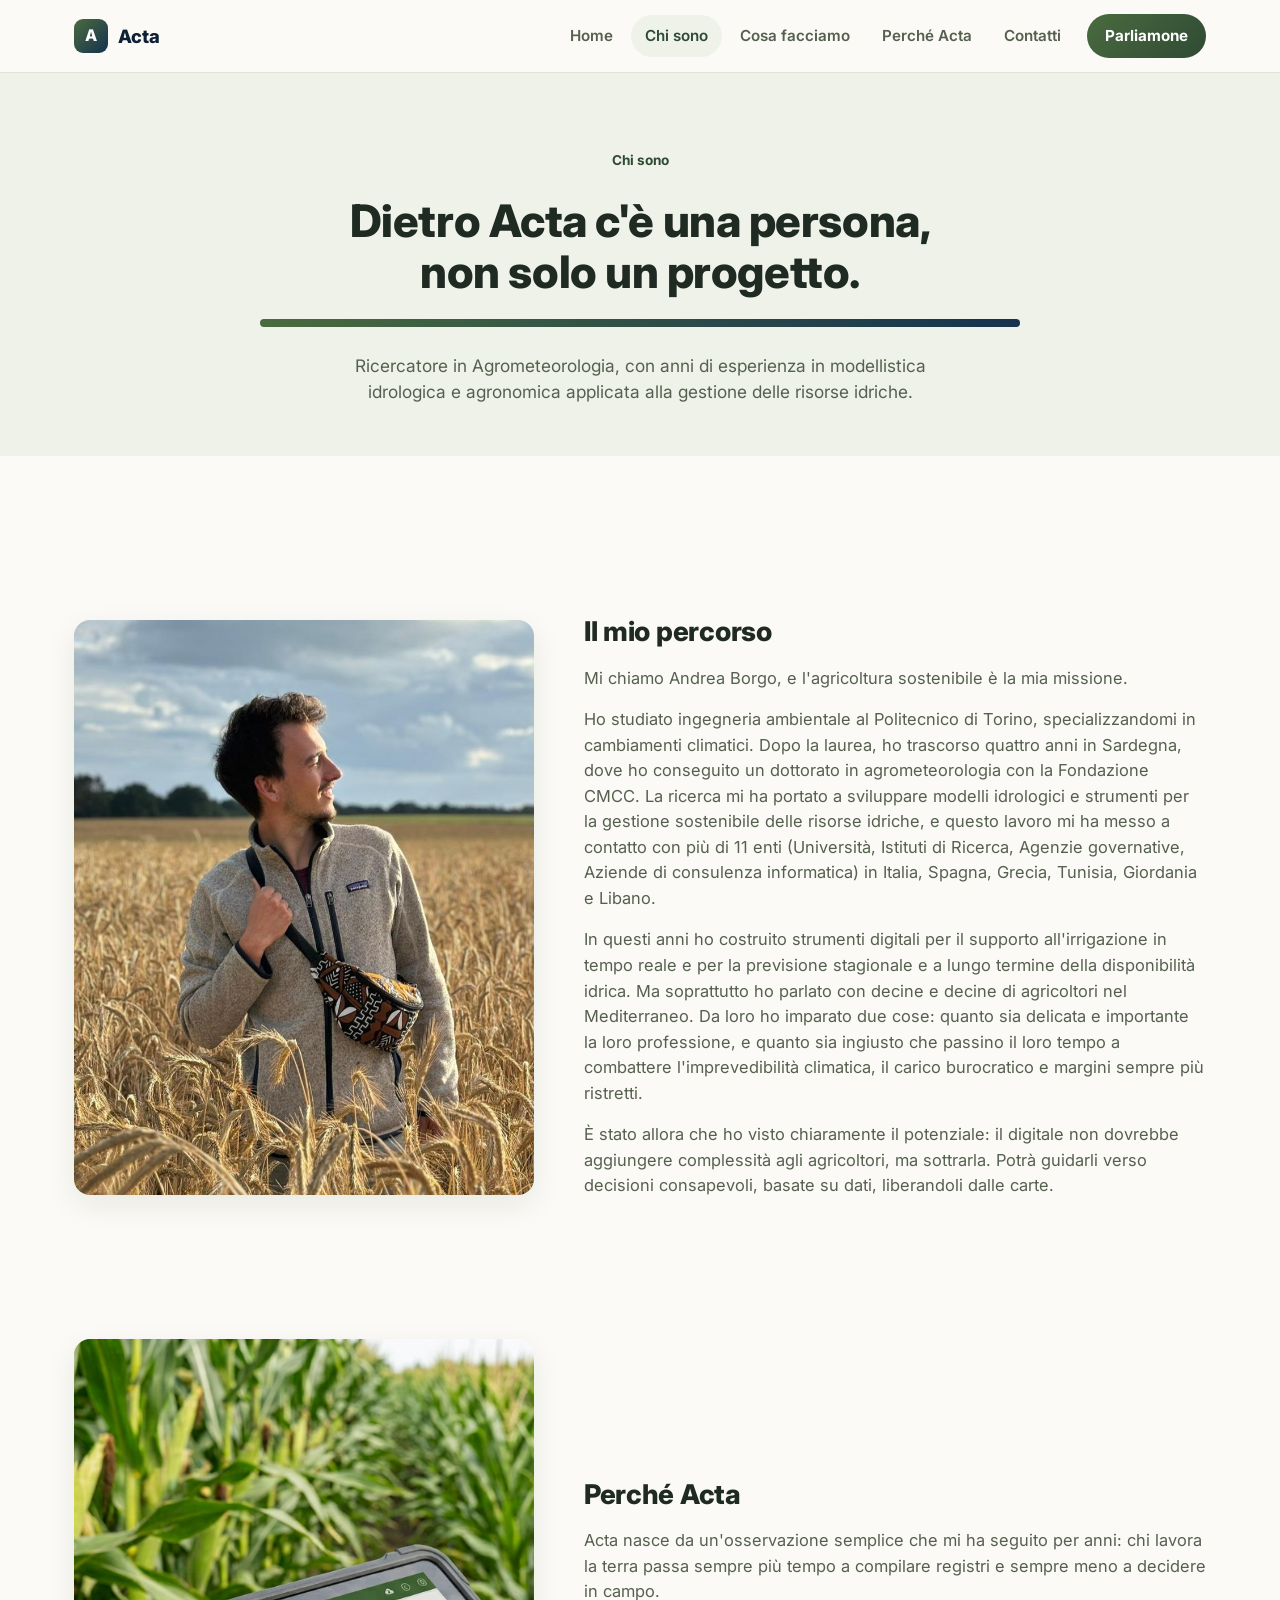
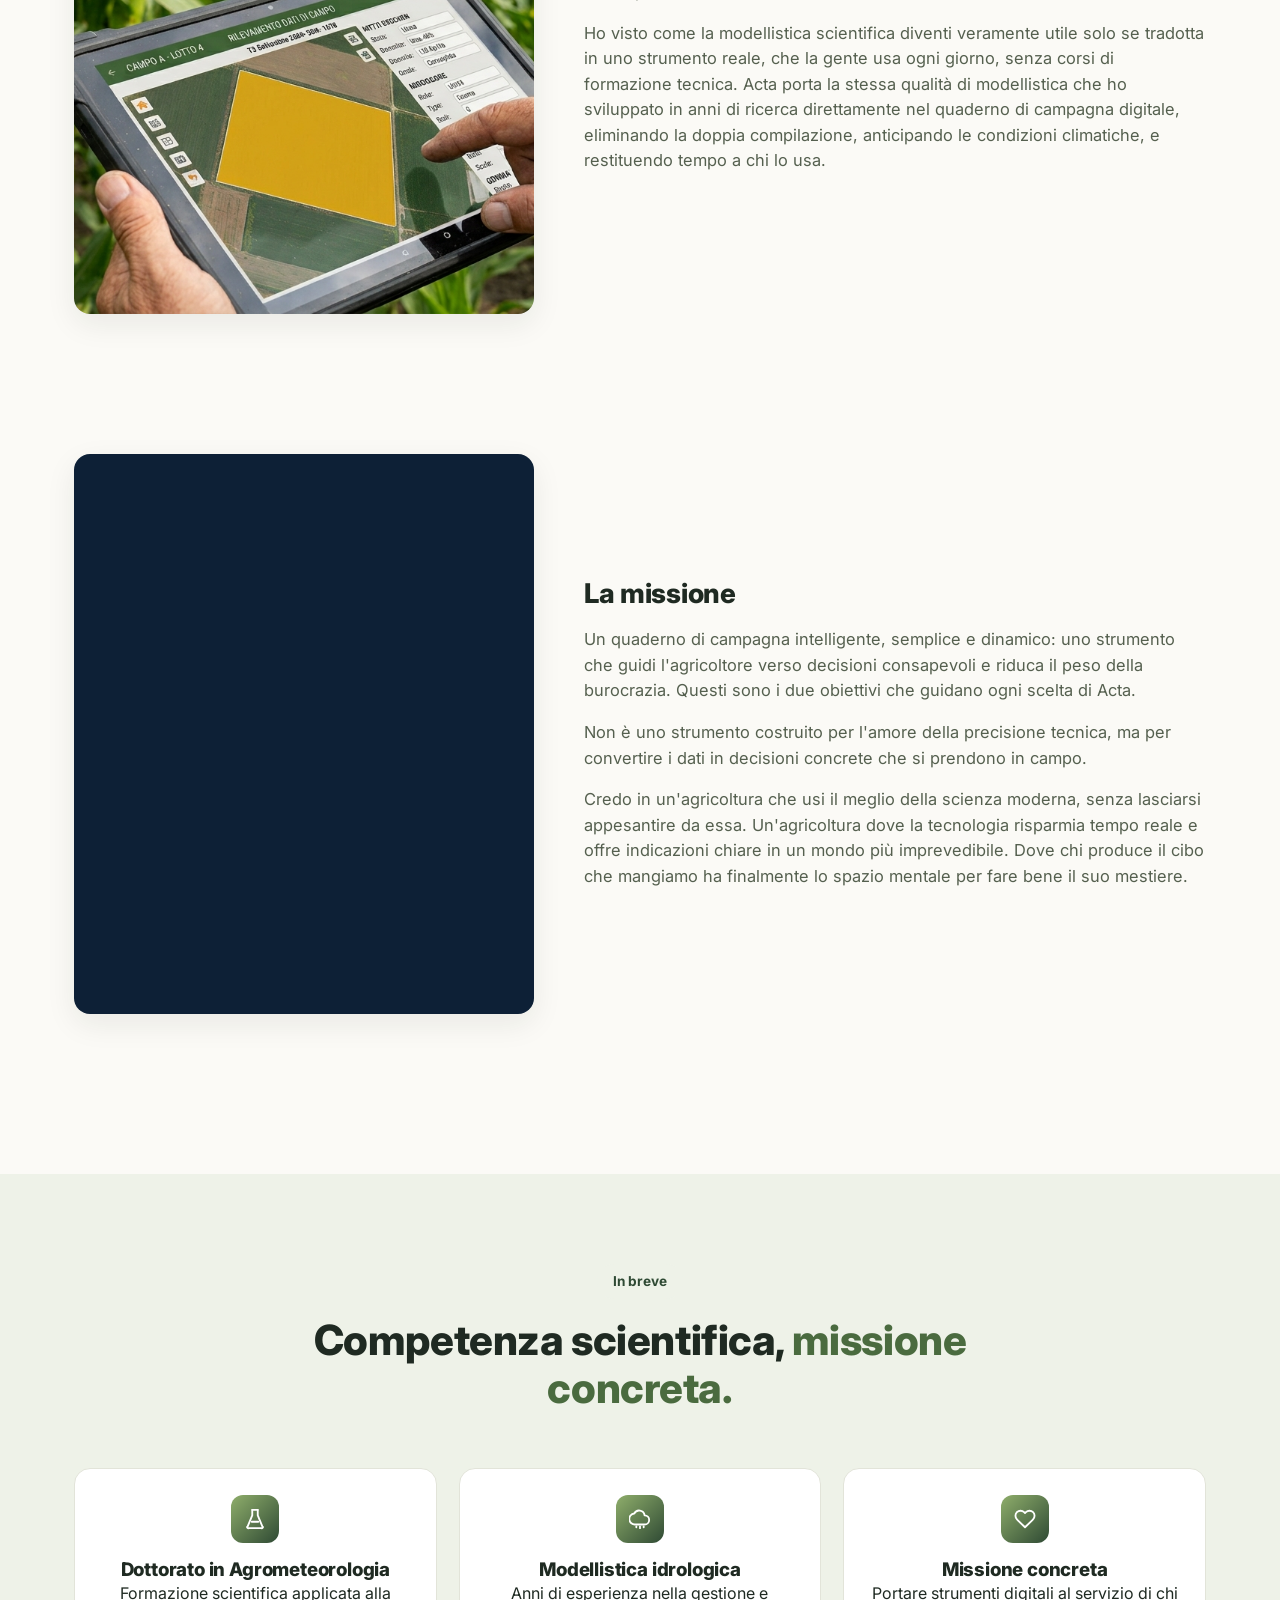
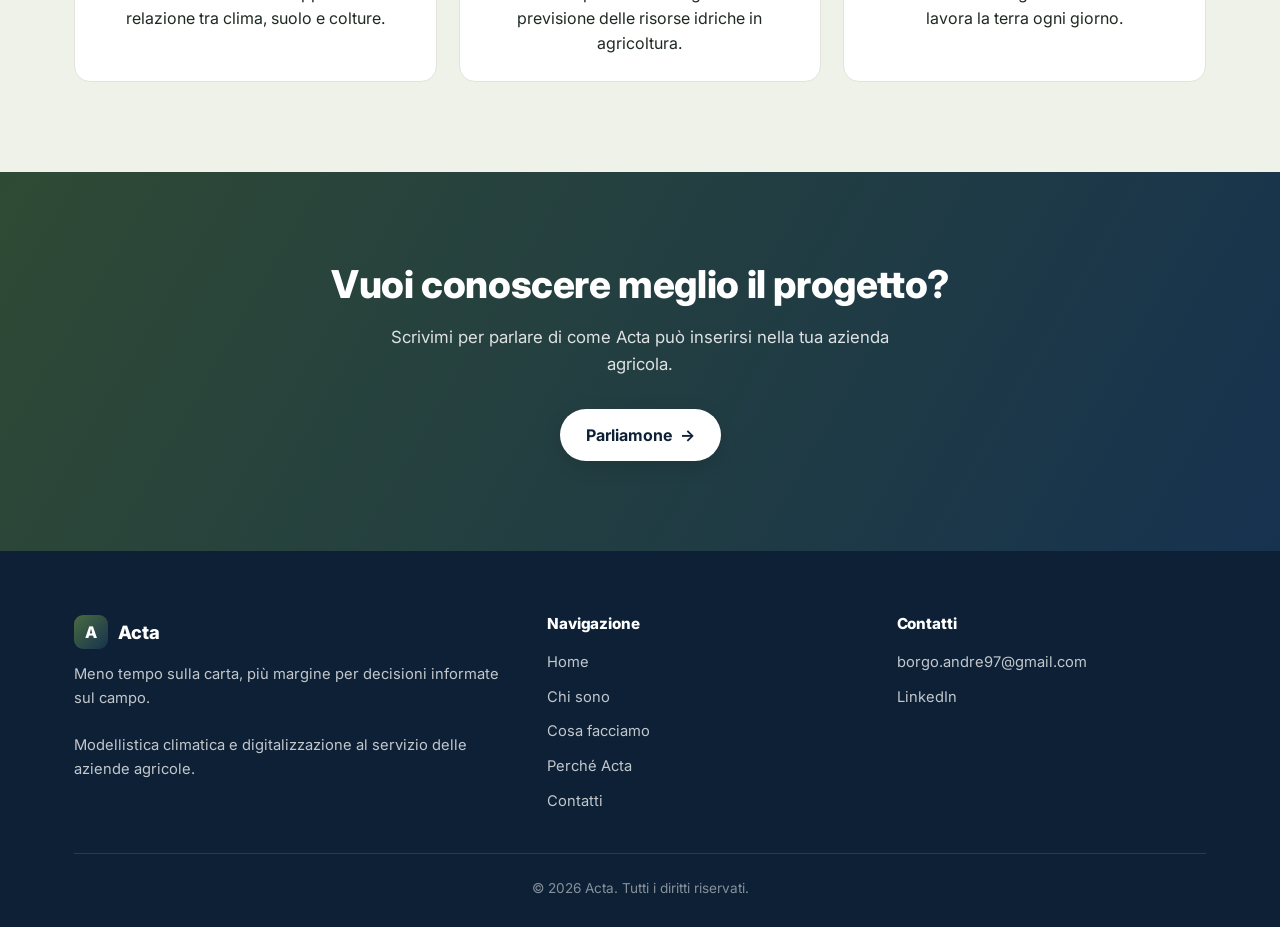
<file: chi-sono.html>
<!DOCTYPE html>
<html lang="it">
<head>
<meta charset="UTF-8">
<meta name="viewport" content="width=device-width, initial-scale=1.0">
<title>Chi sono — Acta</title>
<meta name="description" content="Ricercatore in Agrometeorologia, con anni di esperienza in modellistica idrologica e agronomica applicata alla gestione delle risorse idriche.">
<link rel="preconnect" href="https://fonts.googleapis.com">
<link href="https://fonts.googleapis.com/css2?family=Inter:wght@400;500;600;700;800&display=swap" rel="stylesheet">
<link rel="stylesheet" href="css/style.css">
</head>
<body>

<header class="site-header">
  <div class="nav-wrap">
    <a href="index.html" class="brand">
      <span class="brand-mark">A</span>
      Acta
    </a>
    <nav>
      <ul class="nav-links">
        <li><a href="index.html">Home</a></li>
        <li><a href="chi-sono.html" class="active">Chi sono</a></li>
        <li><a href="cosa-facciamo.html">Cosa facciamo</a></li>
        <li><a href="perche-ager.html">Perché Acta</a></li>
        <li><a href="contatti.html">Contatti</a></li>
        <li><a href="contatti.html" class="nav-cta">Parliamone</a></li>
      </ul>
    </nav>
    <button class="menu-toggle" aria-label="Apri menu">
      <span></span><span></span><span></span>
    </button>
  </div>
</header>

<main>

  <section class="about-hero">
    <div class="container">
      <span class="pill">Chi sono</span>
      <h1>Dietro Acta c'è una persona,<br>non solo un progetto.</h1>
      <div class="about-bar"></div>
      <p class="lead">Ricercatore in Agrometeorologia, con anni di esperienza in modellistica idrologica e agronomica applicata alla gestione delle risorse idriche.</p>
    </div>
  </section>

  <section>
    <div class="container">
      <div class="percorso-blocco">
        <img src="assets/img/andrea-grano.jpeg" alt="Andrea Borgo, fondatore di Acta, in un campo di grano">
        <div>
          <h2>Il mio percorso</h2>
          <p>Mi chiamo Andrea Borgo, e l'agricoltura sostenibile è la mia missione.</p>
          <p>Ho studiato ingegneria ambientale al Politecnico di Torino, specializzandomi in cambiamenti climatici. Dopo la laurea, ho trascorso quattro anni in Sardegna, dove ho conseguito un dottorato in agrometeorologia con la Fondazione CMCC. La ricerca mi ha portato a sviluppare modelli idrologici e strumenti per la gestione sostenibile delle risorse idriche, e questo lavoro mi ha messo a contatto con più di 11 enti (Università, Istituti di Ricerca, Agenzie governative, Aziende di consulenza informatica) in Italia, Spagna, Grecia, Tunisia, Giordania e Libano.</p>
          <p>In questi anni ho costruito strumenti digitali per il supporto all'irrigazione in tempo reale e per la previsione stagionale e a lungo termine della disponibilità idrica. Ma soprattutto ho parlato con decine e decine di agricoltori nel Mediterraneo. Da loro ho imparato due cose: quanto sia delicata e importante la loro professione, e quanto sia ingiusto che passino il loro tempo a combattere l'imprevedibilità climatica, il carico burocratico e margini sempre più ristretti.</p>
          <p>È stato allora che ho visto chiaramente il potenziale: il digitale non dovrebbe aggiungere complessità agli agricoltori, ma sottrarla. Potrà guidarli verso decisioni consapevoli, basate su dati, liberandoli dalle carte.</p>
        </div>
      </div>

      <div class="percorso-blocco inverti">
        <img src="assets/img/tablet-mais.jpg" alt="Rilevamento dati di campo da tablet in un campo di mais">
        <div>
          <h2>Perché Acta</h2>
          <p>Acta nasce da un'osservazione semplice che mi ha seguito per anni: chi lavora la terra passa sempre più tempo a compilare registri e sempre meno a decidere in campo.</p>
          <p>Ho visto come la modellistica scientifica diventi veramente utile solo se tradotta in uno strumento reale, che la gente usa ogni giorno, senza corsi di formazione tecnica. Acta porta la stessa qualità di modellistica che ho sviluppato in anni di ricerca direttamente nel quaderno di campagna digitale, eliminando la doppia compilazione, anticipando le condizioni climatiche, e restituendo tempo a chi lo usa.</p>
        </div>
      </div>

      <div class="percorso-blocco">
        <video autoplay muted loop playsinline preload="auto" src="assets/video/IMG_8698.MP4"></video>
        <div>
          <h2>La missione</h2>
          <p>Un quaderno di campagna intelligente, semplice e dinamico: uno strumento che guidi l'agricoltore verso decisioni consapevoli e riduca il peso della burocrazia. Questi sono i due obiettivi che guidano ogni scelta di Acta.</p>
          <p>Non è uno strumento costruito per l'amore della precisione tecnica, ma per convertire i dati in decisioni concrete che si prendono in campo.</p>
          <p>Credo in un'agricoltura che usi il meglio della scienza moderna, senza lasciarsi appesantire da essa. Un'agricoltura dove la tecnologia risparmia tempo reale e offre indicazioni chiare in un mondo più imprevedibile. Dove chi produce il cibo che mangiamo ha finalmente lo spazio mentale per fare bene il suo mestiere.</p>
        </div>
      </div>
    </div>
  </section>

  <section class="section-tenue">
    <div class="container">
      <div class="section-intro">
        <span class="pill">In breve</span>
        <h2>Competenza scientifica, <span class="accento">missione concreta.</span></h2>
      </div>
      <div class="valori-grid">
        <div class="card-piatta text-center">
          <span class="icon-badge" style="margin:0 auto 16px;">
            <svg viewBox="0 0 24 24" fill="none" stroke-width="2" stroke-linecap="round" stroke-linejoin="round"><path d="M9 2v6L4 20a1 1 0 0 0 1 2h14a1 1 0 0 0 1-2L15 8V2"/><path d="M9 2h6M8.5 15h7"/></svg>
          </span>
          <h3>Dottorato in Agrometeorologia</h3>
          <p>Formazione scientifica applicata alla relazione tra clima, suolo e colture.</p>
        </div>
        <div class="card-piatta text-center">
          <span class="icon-badge" style="margin:0 auto 16px;">
            <svg viewBox="0 0 24 24" fill="none" stroke-width="2" stroke-linecap="round" stroke-linejoin="round"><path d="M17 18a5 5 0 0 0 0-10 6 6 0 0 0-11.3-2A5.5 5.5 0 0 0 7 18h10Z"/><path d="M8 21v-1M12 22v-2M16 21v-1"/></svg>
          </span>
          <h3>Modellistica idrologica</h3>
          <p>Anni di esperienza nella gestione e previsione delle risorse idriche in agricoltura.</p>
        </div>
        <div class="card-piatta text-center">
          <span class="icon-badge" style="margin:0 auto 16px;">
            <svg viewBox="0 0 24 24" fill="none" stroke-width="2" stroke-linecap="round" stroke-linejoin="round"><path d="M20.8 4.6a5.5 5.5 0 0 0-7.8 0L12 5.6l-1-1a5.5 5.5 0 1 0-7.8 7.8l1 1L12 21l7.8-7.6 1-1a5.5 5.5 0 0 0 0-7.8Z"/></svg>
          </span>
          <h3>Missione concreta</h3>
          <p>Portare strumenti digitali al servizio di chi lavora la terra ogni giorno.</p>
        </div>
      </div>
    </div>
  </section>

  <section class="cta-final">
    <div class="container">
      <h2>Vuoi conoscere meglio il progetto?</h2>
      <p>Scrivimi per parlare di come Acta può inserirsi nella tua azienda agricola.</p>
      <a href="contatti.html" class="btn btn-primario">Parliamone <span aria-hidden="true">→</span></a>
    </div>
  </section>

</main>

<footer class="site-footer">
  <div class="container">
    <div class="footer-grid">
      <div>
        <a href="index.html" class="brand"><span class="brand-mark">A</span> Acta</a>
        <p>Meno tempo sulla carta, più margine per decisioni informate sul campo.<br><br>Modellistica climatica e digitalizzazione al servizio delle aziende agricole.</p>
      </div>
      <div>
        <h4>Navigazione</h4>
        <ul class="footer-links">
          <li><a href="index.html">Home</a></li>
          <li><a href="chi-sono.html">Chi sono</a></li>
          <li><a href="cosa-facciamo.html">Cosa facciamo</a></li>
          <li><a href="perche-ager.html">Perché Acta</a></li>
          <li><a href="contatti.html">Contatti</a></li>
        </ul>
      </div>
      <div>
        <h4>Contatti</h4>
        <ul class="footer-links">
          <li><a href="mailto:borgo.andre97@gmail.com">borgo.andre97@gmail.com</a></li>
          <li><a href="https://www.linkedin.com/in/andrea-borgo/" target="_blank" rel="noopener">LinkedIn</a></li>
        </ul>
      </div>
    </div>
    <div class="footer-bottom">© 2026 Acta. Tutti i diritti riservati.</div>
  </div>
</footer>

<script src="js/main.js"></script>
</body>
</html>
</file>
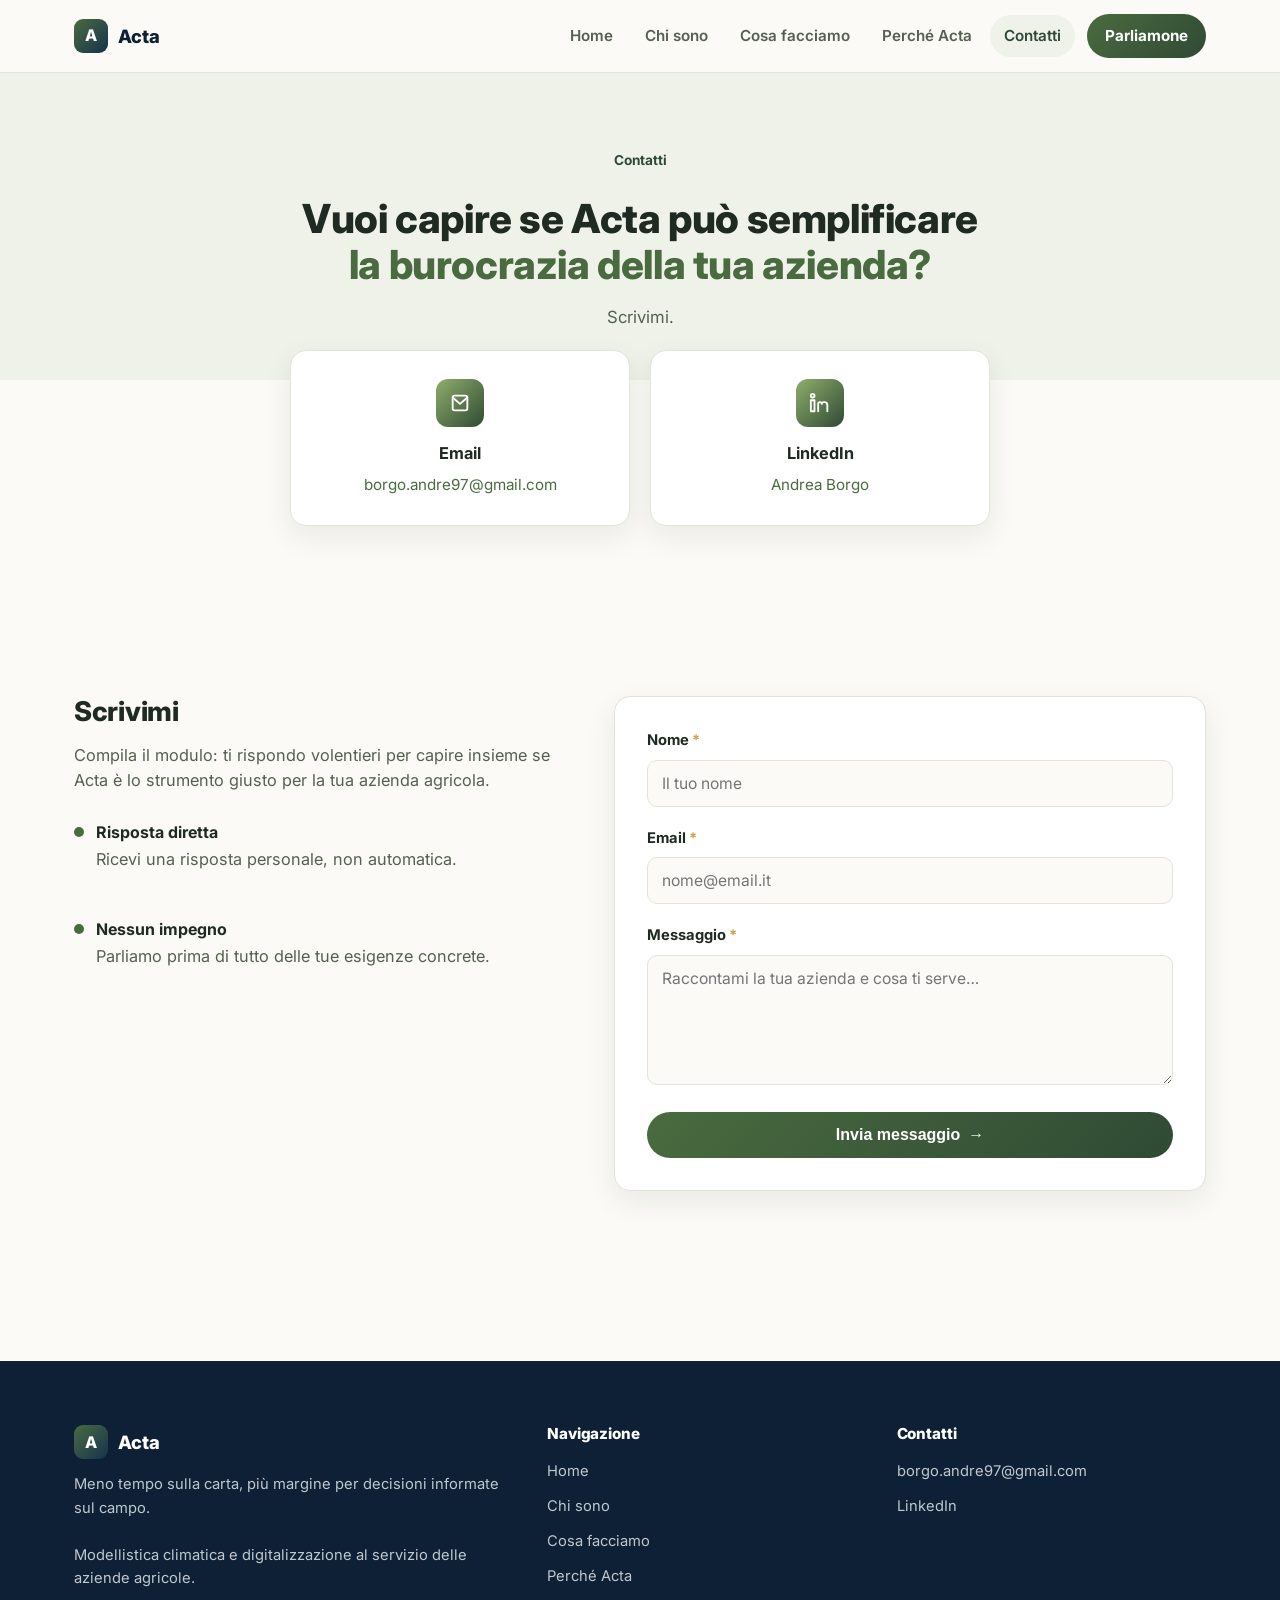
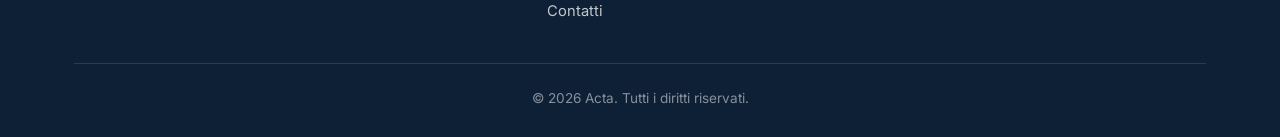
<file: contatti.html>
<!DOCTYPE html>
<html lang="it">
<head>
<meta charset="UTF-8">
<meta name="viewport" content="width=device-width, initial-scale=1.0">
<title>Contatti — Acta</title>
<meta name="description" content="Vuoi capire se Acta può semplificare la burocrazia della tua azienda? Scrivimi.">
<link rel="preconnect" href="https://fonts.googleapis.com">
<link href="https://fonts.googleapis.com/css2?family=Inter:wght@400;500;600;700;800&display=swap" rel="stylesheet">
<link rel="stylesheet" href="css/style.css">
</head>
<body>

<header class="site-header">
  <div class="nav-wrap">
    <a href="index.html" class="brand">
      <span class="brand-mark">A</span>
      Acta
    </a>
    <nav>
      <ul class="nav-links">
        <li><a href="index.html">Home</a></li>
        <li><a href="chi-sono.html">Chi sono</a></li>
        <li><a href="cosa-facciamo.html">Cosa facciamo</a></li>
        <li><a href="perche-ager.html">Perché Acta</a></li>
        <li><a href="contatti.html" class="active">Contatti</a></li>
        <li><a href="contatti.html" class="nav-cta">Parliamone</a></li>
      </ul>
    </nav>
    <button class="menu-toggle" aria-label="Apri menu">
      <span></span><span></span><span></span>
    </button>
  </div>
</header>

<main>

  <section class="contatti-hero">
    <div class="container">
      <span class="pill">Contatti</span>
      <h1>Vuoi capire se Acta può semplificare<br><span class="accento">la burocrazia della tua azienda?</span></h1>
      <p class="lead">Scrivimi.</p>
    </div>
  </section>

  <div class="container">
    <div class="contatti-cards">
      <div class="contatto-card">
        <span class="icon-badge">
          <svg viewBox="0 0 24 24" fill="none" stroke-width="2" stroke-linecap="round" stroke-linejoin="round"><path d="M4 4h16v16H4z" opacity="0"/><path d="m4 6 8 7 8-7"/><rect x="4" y="4" width="16" height="16" rx="2"/></svg>
        </span>
        <strong>Email</strong>
        <a href="mailto:borgo.andre97@gmail.com">borgo.andre97@gmail.com</a>
      </div>
      <div class="contatto-card">
        <span class="icon-badge">
          <svg viewBox="0 0 24 24" fill="none" stroke-width="2" stroke-linecap="round" stroke-linejoin="round"><rect x="2" y="9" width="4" height="12"/><circle cx="4" cy="4" r="2"/><path d="M10 21v-8a2 2 0 0 1 2-2v0a2 2 0 0 1 2 2v0a2 2 0 0 1 2-2h1a3 3 0 0 1 3 3v7"/></svg>
        </span>
        <strong>LinkedIn</strong>
        <a href="https://www.linkedin.com/in/andrea-borgo/" target="_blank" rel="noopener">Andrea Borgo</a>
      </div>
    </div>
  </div>

  <section>
    <div class="container">
      <div class="form-sezione">
        <div class="col-testo">
          <h2>Scrivimi</h2>
          <p>Compila il modulo: ti rispondo volentieri per capire insieme se Acta è lo strumento giusto per la tua azienda agricola.</p>
          <div class="vantaggio">
            <span class="puntino"></span>
            <div>
              <strong>Risposta diretta</strong>
              <p>Ricevi una risposta personale, non automatica.</p>
            </div>
          </div>
          <div class="vantaggio">
            <span class="puntino"></span>
            <div>
              <strong>Nessun impegno</strong>
              <p>Parliamo prima di tutto delle tue esigenze concrete.</p>
            </div>
          </div>
        </div>

        <form class="contatto-form">
          <div class="campo">
            <label for="nome">Nome <span class="obbligatorio">*</span></label>
            <input type="text" id="nome" name="nome" placeholder="Il tuo nome" required>
          </div>
          <div class="campo">
            <label for="email">Email <span class="obbligatorio">*</span></label>
            <input type="email" id="email" name="email" placeholder="nome@email.it" required>
          </div>
          <div class="campo">
            <label for="messaggio">Messaggio <span class="obbligatorio">*</span></label>
            <textarea id="messaggio" name="messaggio" placeholder="Raccontami la tua azienda e cosa ti serve…" required></textarea>
          </div>
          <button type="submit" class="btn btn-scuro btn-invia">Invia messaggio <span aria-hidden="true">→</span></button>
          <p class="form-msg"></p>
        </form>
      </div>
    </div>
  </section>

</main>

<footer class="site-footer">
  <div class="container">
    <div class="footer-grid">
      <div>
        <a href="index.html" class="brand"><span class="brand-mark">A</span> Acta</a>
        <p>Meno tempo sulla carta, più margine per decisioni informate sul campo.<br><br>Modellistica climatica e digitalizzazione al servizio delle aziende agricole.</p>
      </div>
      <div>
        <h4>Navigazione</h4>
        <ul class="footer-links">
          <li><a href="index.html">Home</a></li>
          <li><a href="chi-sono.html">Chi sono</a></li>
          <li><a href="cosa-facciamo.html">Cosa facciamo</a></li>
          <li><a href="perche-ager.html">Perché Acta</a></li>
          <li><a href="contatti.html">Contatti</a></li>
        </ul>
      </div>
      <div>
        <h4>Contatti</h4>
        <ul class="footer-links">
          <li><a href="mailto:borgo.andre97@gmail.com">borgo.andre97@gmail.com</a></li>
          <li><a href="https://www.linkedin.com/in/andrea-borgo/" target="_blank" rel="noopener">LinkedIn</a></li>
        </ul>
      </div>
    </div>
    <div class="footer-bottom">© 2026 Acta. Tutti i diritti riservati.</div>
  </div>
</footer>

<script src="js/main.js"></script>
</body>
</html>
</file>
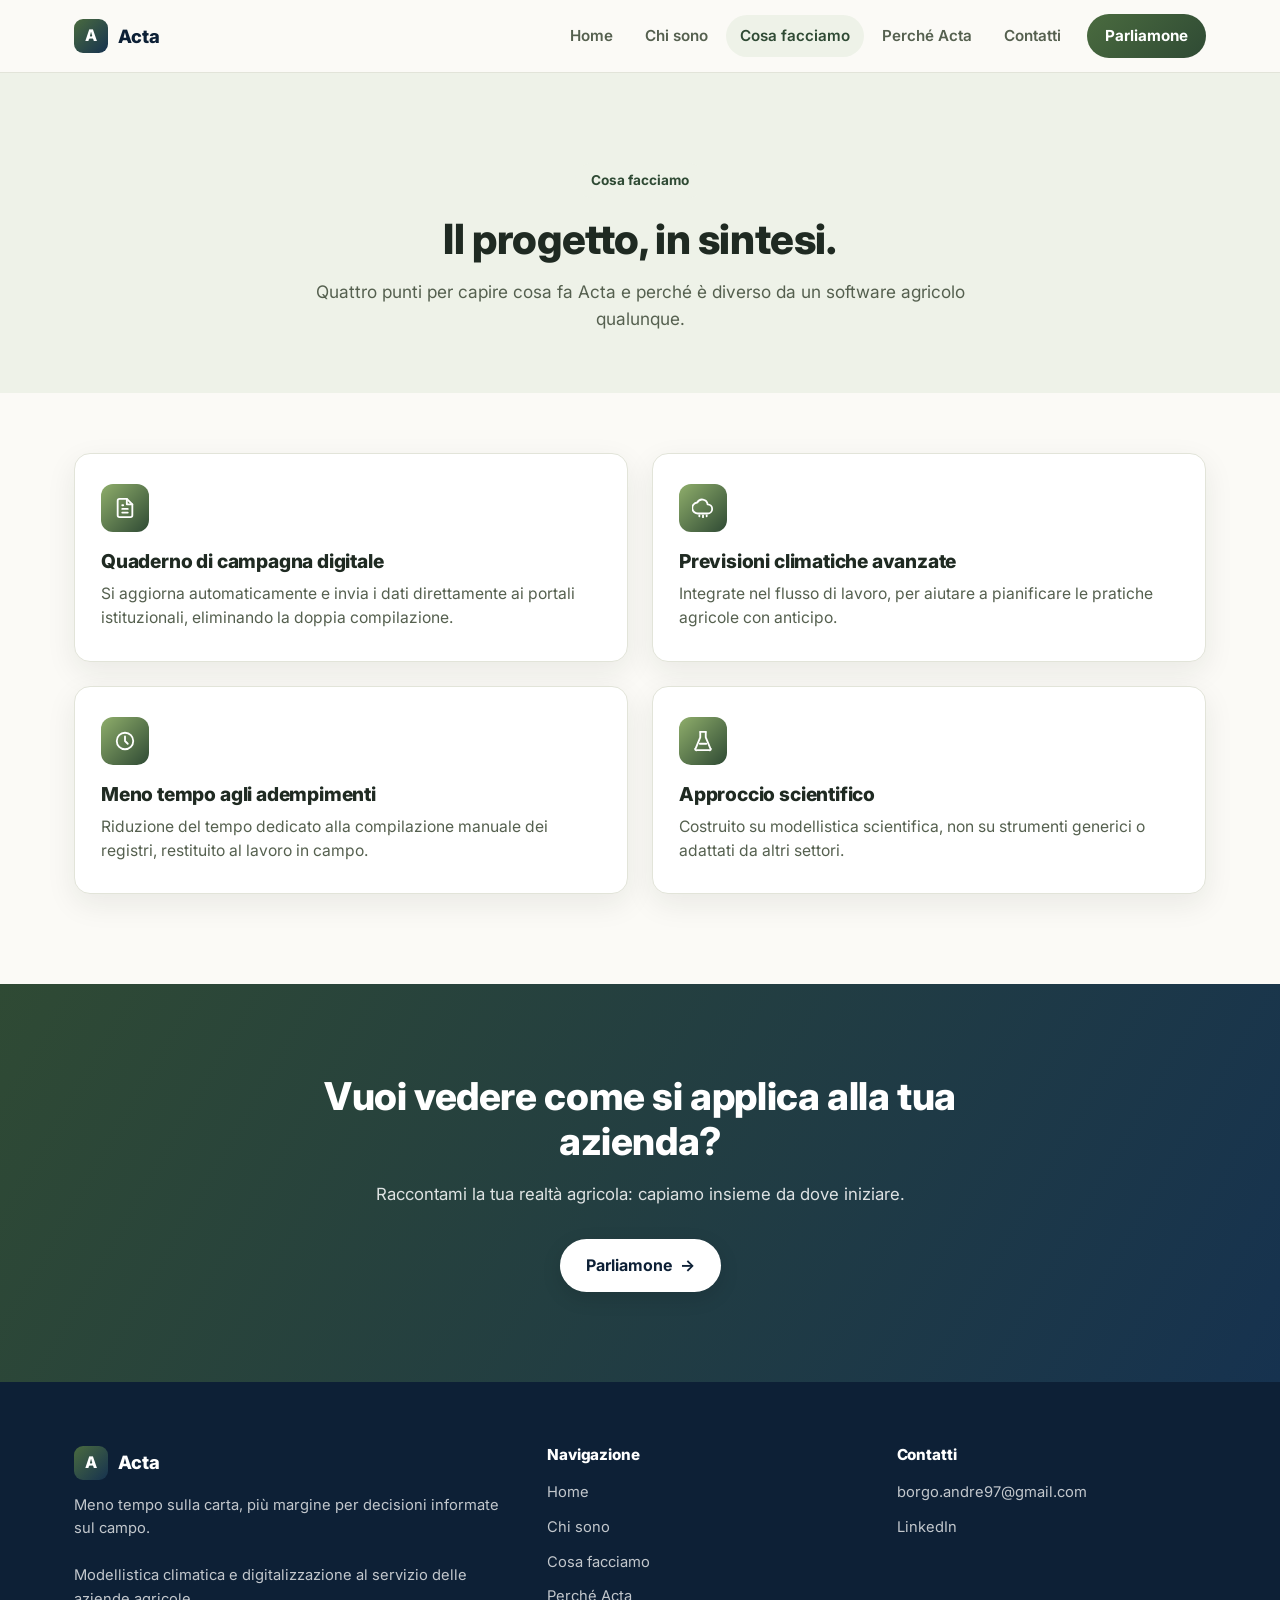
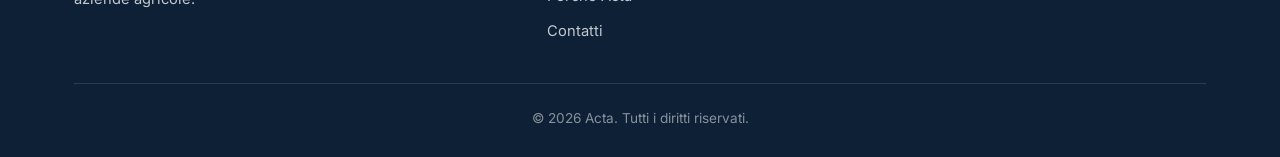
<file: cosa-facciamo.html>
<!DOCTYPE html>
<html lang="it">
<head>
<meta charset="UTF-8">
<meta name="viewport" content="width=device-width, initial-scale=1.0">
<title>Cosa facciamo — Acta</title>
<meta name="description" content="Il progetto Acta in quattro punti: quaderno di campagna digitale, previsioni climatiche avanzate, meno tempo agli adempimenti, approccio scientifico.">
<link rel="preconnect" href="https://fonts.googleapis.com">
<link href="https://fonts.googleapis.com/css2?family=Inter:wght@400;500;600;700;800&display=swap" rel="stylesheet">
<link rel="stylesheet" href="css/style.css">
</head>
<body>

<header class="site-header">
  <div class="nav-wrap">
    <a href="index.html" class="brand">
      <span class="brand-mark">A</span>
      Acta
    </a>
    <nav>
      <ul class="nav-links">
        <li><a href="index.html">Home</a></li>
        <li><a href="chi-sono.html">Chi sono</a></li>
        <li><a href="cosa-facciamo.html" class="active">Cosa facciamo</a></li>
        <li><a href="perche-ager.html">Perché Acta</a></li>
        <li><a href="contatti.html">Contatti</a></li>
        <li><a href="contatti.html" class="nav-cta">Parliamone</a></li>
      </ul>
    </nav>
    <button class="menu-toggle" aria-label="Apri menu">
      <span></span><span></span><span></span>
    </button>
  </div>
</header>

<main>

  <section class="section-tenue" style="padding-bottom:60px;">
    <div class="container">
      <div class="section-intro" style="margin-bottom:0;">
        <span class="pill">Cosa facciamo</span>
        <h2>Il progetto, in sintesi.</h2>
        <p class="lead">Quattro punti per capire cosa fa Acta e perché è diverso da un software agricolo qualunque.</p>
      </div>
    </div>
  </section>

  <section style="padding-top:60px;">
    <div class="container">
      <div class="grid-2">
        <div class="card">
          <span class="icon-badge">
            <svg viewBox="0 0 24 24" fill="none" stroke-width="2" stroke-linecap="round" stroke-linejoin="round"><path d="M14 2H6a2 2 0 0 0-2 2v16a2 2 0 0 0 2 2h12a2 2 0 0 0 2-2V8Z"/><path d="M14 2v6h6"/><path d="M9 13h6M9 17h6M9 9h1"/></svg>
          </span>
          <h3>Quaderno di campagna digitale</h3>
          <p>Si aggiorna automaticamente e invia i dati direttamente ai portali istituzionali, eliminando la doppia compilazione.</p>
        </div>
        <div class="card">
          <span class="icon-badge">
            <svg viewBox="0 0 24 24" fill="none" stroke-width="2" stroke-linecap="round" stroke-linejoin="round"><path d="M17 18a5 5 0 0 0 0-10 6 6 0 0 0-11.3-2A5.5 5.5 0 0 0 7 18h10Z"/><path d="M8 21v-1M12 22v-2M16 21v-1"/></svg>
          </span>
          <h3>Previsioni climatiche avanzate</h3>
          <p>Integrate nel flusso di lavoro, per aiutare a pianificare le pratiche agricole con anticipo.</p>
        </div>
        <div class="card">
          <span class="icon-badge">
            <svg viewBox="0 0 24 24" fill="none" stroke-width="2" stroke-linecap="round" stroke-linejoin="round"><circle cx="12" cy="12" r="9"/><path d="M12 7v5l3 3"/></svg>
          </span>
          <h3>Meno tempo agli adempimenti</h3>
          <p>Riduzione del tempo dedicato alla compilazione manuale dei registri, restituito al lavoro in campo.</p>
        </div>
        <div class="card">
          <span class="icon-badge">
            <svg viewBox="0 0 24 24" fill="none" stroke-width="2" stroke-linecap="round" stroke-linejoin="round"><path d="M9 2v6L4 20a1 1 0 0 0 1 2h14a1 1 0 0 0 1-2L15 8V2"/><path d="M9 2h6M8.5 15h7"/></svg>
          </span>
          <h3>Approccio scientifico</h3>
          <p>Costruito su modellistica scientifica, non su strumenti generici o adattati da altri settori.</p>
        </div>
      </div>
    </div>
  </section>

  <section class="cta-final">
    <div class="container">
      <h2>Vuoi vedere come si applica alla tua azienda?</h2>
      <p>Raccontami la tua realtà agricola: capiamo insieme da dove iniziare.</p>
      <a href="contatti.html" class="btn btn-primario">Parliamone <span aria-hidden="true">→</span></a>
    </div>
  </section>

</main>

<footer class="site-footer">
  <div class="container">
    <div class="footer-grid">
      <div>
        <a href="index.html" class="brand"><span class="brand-mark">A</span> Acta</a>
        <p>Meno tempo sulla carta, più margine per decisioni informate sul campo.<br><br>Modellistica climatica e digitalizzazione al servizio delle aziende agricole.</p>
      </div>
      <div>
        <h4>Navigazione</h4>
        <ul class="footer-links">
          <li><a href="index.html">Home</a></li>
          <li><a href="chi-sono.html">Chi sono</a></li>
          <li><a href="cosa-facciamo.html">Cosa facciamo</a></li>
          <li><a href="perche-ager.html">Perché Acta</a></li>
          <li><a href="contatti.html">Contatti</a></li>
        </ul>
      </div>
      <div>
        <h4>Contatti</h4>
        <ul class="footer-links">
          <li><a href="mailto:borgo.andre97@gmail.com">borgo.andre97@gmail.com</a></li>
          <li><a href="https://www.linkedin.com/in/andrea-borgo/" target="_blank" rel="noopener">LinkedIn</a></li>
        </ul>
      </div>
    </div>
    <div class="footer-bottom">© 2026 Acta. Tutti i diritti riservati.</div>
  </div>
</footer>

<script src="js/main.js"></script>
</body>
</html>
</file>
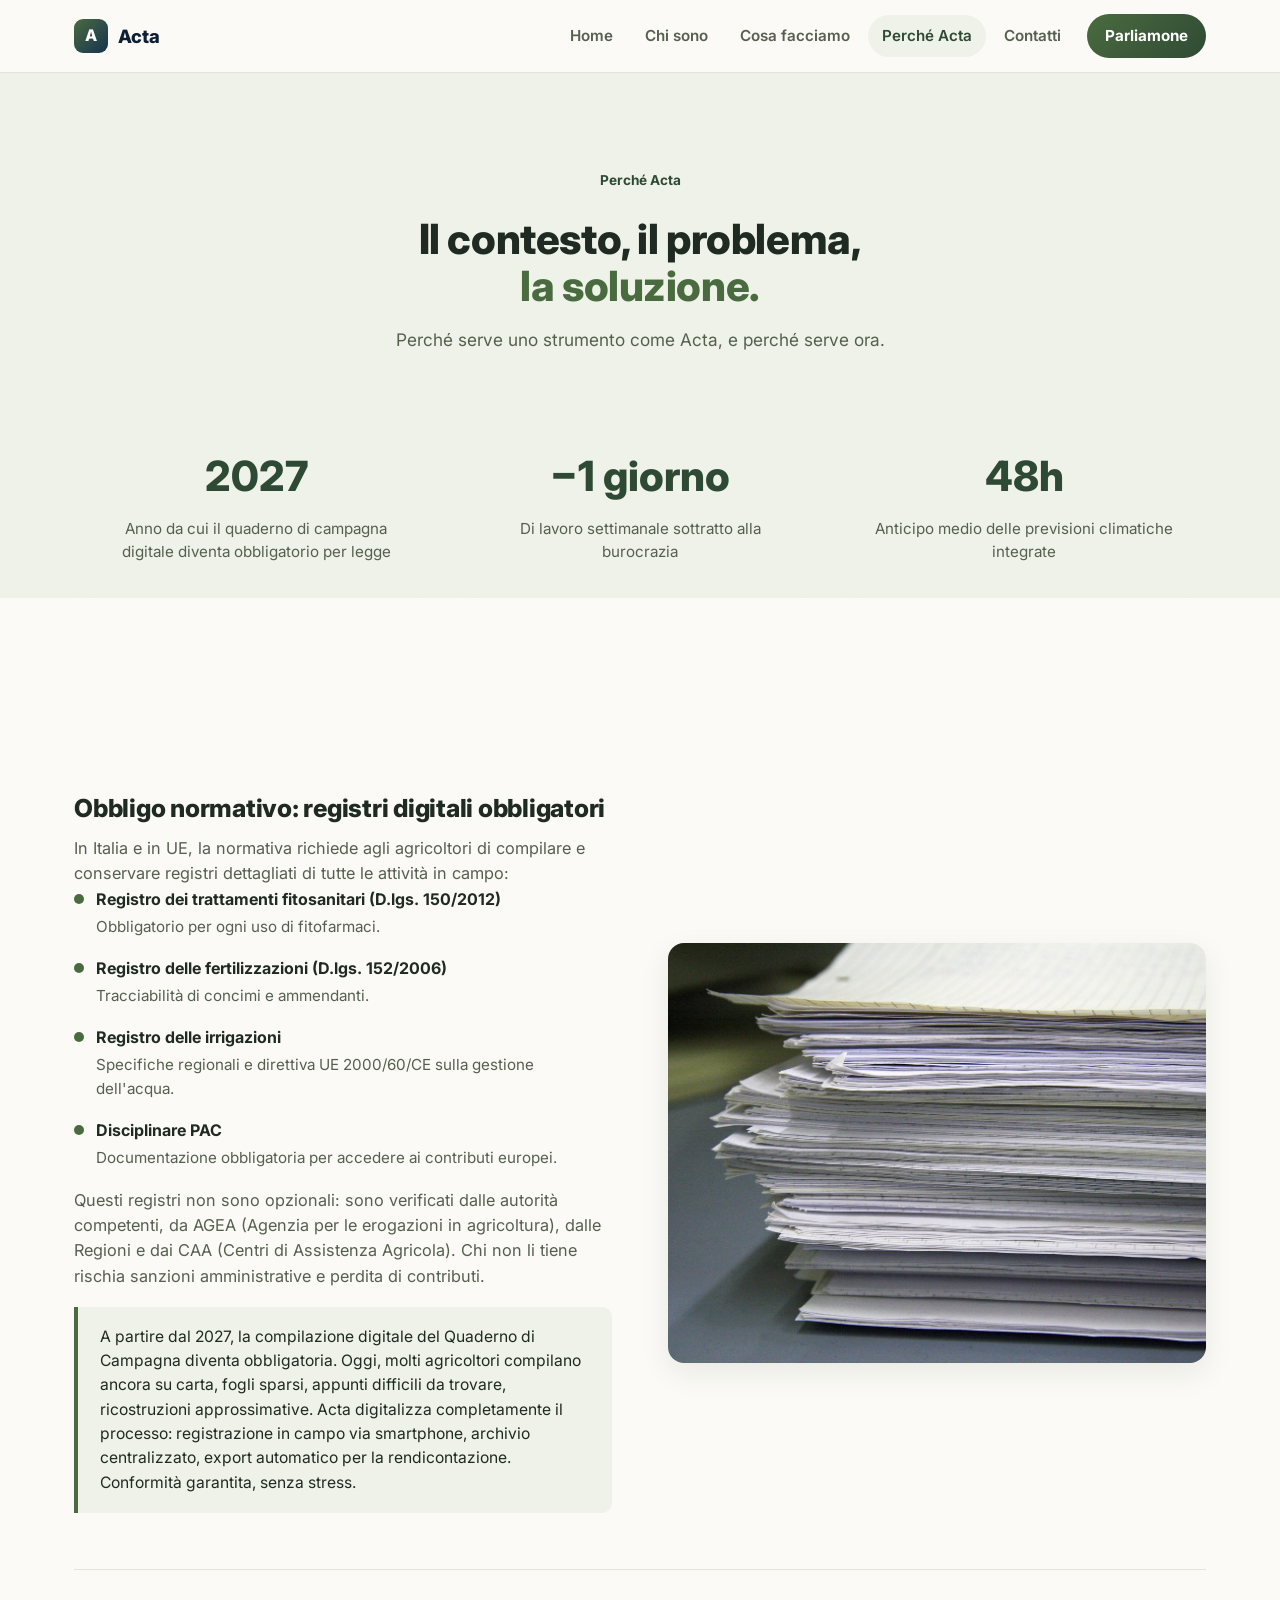
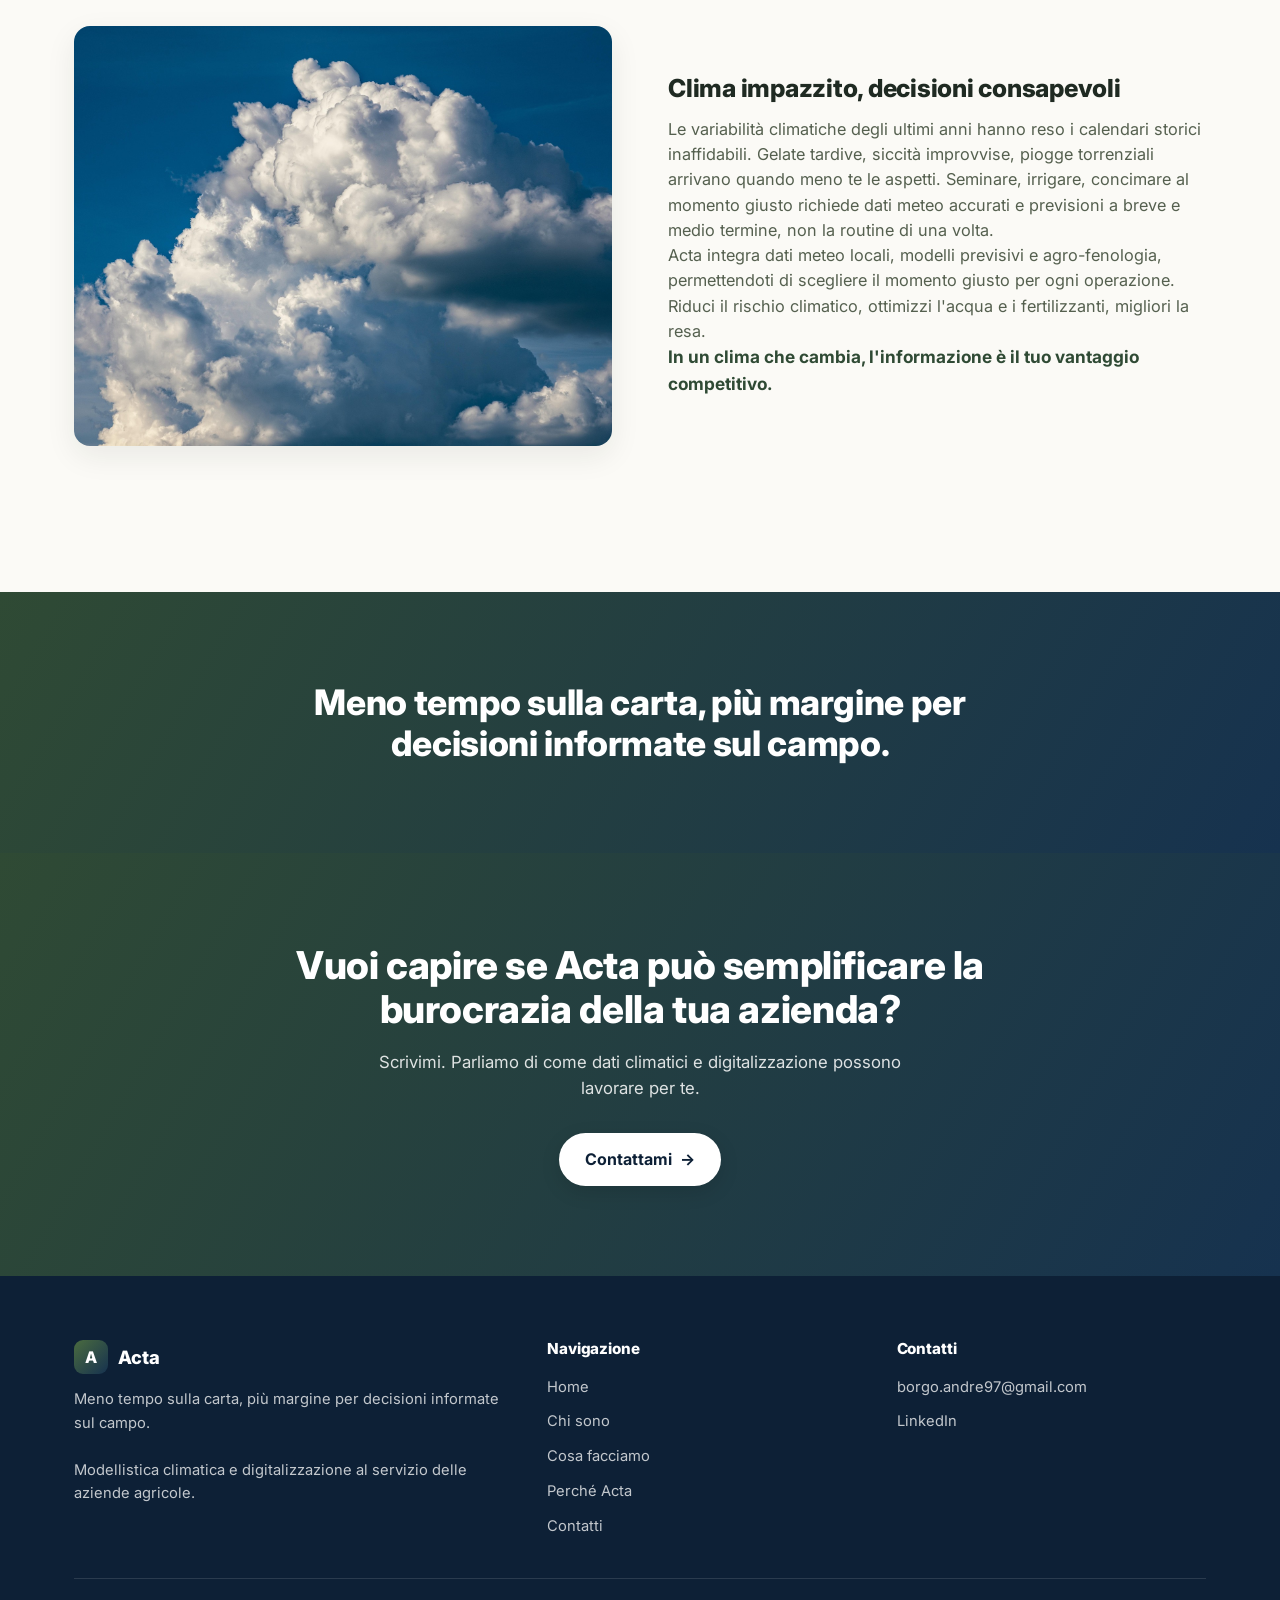
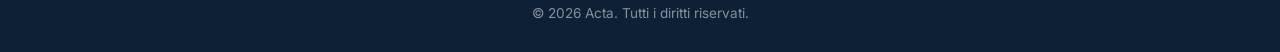
<file: perche-ager.html>
<!DOCTYPE html>
<html lang="it">
<head>
<meta charset="UTF-8">
<meta name="viewport" content="width=device-width, initial-scale=1.0">
<title>Perché Acta — Il contesto, il problema, la soluzione</title>
<meta name="description" content="Perché serve uno strumento come Acta, e perché serve ora: contesto normativo, problema concreto, soluzione e valore aggiunto.">
<link rel="preconnect" href="https://fonts.googleapis.com">
<link href="https://fonts.googleapis.com/css2?family=Inter:wght@400;500;600;700;800&display=swap" rel="stylesheet">
<link rel="stylesheet" href="css/style.css">
</head>
<body>

<header class="site-header">
  <div class="nav-wrap">
    <a href="index.html" class="brand">
      <span class="brand-mark">A</span>
      Acta
    </a>
    <nav>
      <ul class="nav-links">
        <li><a href="index.html">Home</a></li>
        <li><a href="chi-sono.html">Chi sono</a></li>
        <li><a href="cosa-facciamo.html">Cosa facciamo</a></li>
        <li><a href="perche-ager.html" class="active">Perché Acta</a></li>
        <li><a href="contatti.html">Contatti</a></li>
        <li><a href="contatti.html" class="nav-cta">Parliamone</a></li>
      </ul>
    </nav>
    <button class="menu-toggle" aria-label="Apri menu">
      <span></span><span></span><span></span>
    </button>
  </div>
</header>

<main>

  <section class="section-tenue" style="padding-bottom:0;">
    <div class="container">
      <div class="section-intro">
        <span class="pill">Perché Acta</span>
        <h2>Il contesto, il problema,<br><span class="accento">la soluzione.</span></h2>
        <p class="lead">Perché serve uno strumento come Acta, e perché serve ora.</p>
      </div>
      <div class="grid-stats">
        <div class="stat-card">
          <div class="stat-numero">2027</div>
          <div class="stat-label">Anno da cui il quaderno di campagna digitale diventa obbligatorio per legge</div>
        </div>
        <div class="stat-card">
          <div class="stat-numero">−1 giorno</div>
          <div class="stat-label">Di lavoro settimanale sottratto alla burocrazia</div>
        </div>
        <div class="stat-card">
          <div class="stat-numero">48h</div>
          <div class="stat-label">Anticipo medio delle previsioni climatiche integrate</div>
        </div>
      </div>
    </div>
  </section>

  <section>
    <div class="container">

      <div class="blocco-alternato">
        <div class="col-testo">
          <h3>Obbligo normativo: registri digitali obbligatori</h3>
          <p>In Italia e in UE, la normativa richiede agli agricoltori di compilare e conservare registri dettagliati di tutte le attività in campo:</p>
          <div class="vantaggio">
            <span class="puntino"></span>
            <div>
              <strong>Registro dei trattamenti fitosanitari (D.lgs. 150/2012)</strong>
              <p>Obbligatorio per ogni uso di fitofarmaci.</p>
            </div>
          </div>
          <div class="vantaggio">
            <span class="puntino"></span>
            <div>
              <strong>Registro delle fertilizzazioni (D.lgs. 152/2006)</strong>
              <p>Tracciabilità di concimi e ammendanti.</p>
            </div>
          </div>
          <div class="vantaggio">
            <span class="puntino"></span>
            <div>
              <strong>Registro delle irrigazioni</strong>
              <p>Specifiche regionali e direttiva UE 2000/60/CE sulla gestione dell'acqua.</p>
            </div>
          </div>
          <div class="vantaggio">
            <span class="puntino"></span>
            <div>
              <strong>Disciplinare PAC</strong>
              <p>Documentazione obbligatoria per accedere ai contributi europei.</p>
            </div>
          </div>
          <p>Questi registri non sono opzionali: sono verificati dalle autorità competenti, da AGEA (Agenzia per le erogazioni in agricoltura), dalle Regioni e dai CAA (Centri di Assistenza Agricola). Chi non li tiene rischia sanzioni amministrative e perdita di contributi.</p>
          <div class="callout">
            <p>A partire dal 2027, la compilazione digitale del Quaderno di Campagna diventa obbligatoria. Oggi, molti agricoltori compilano ancora su carta, fogli sparsi, appunti difficili da trovare, ricostruzioni approssimative. Acta digitalizza completamente il processo: registrazione in campo via smartphone, archivio centralizzato, export automatico per la rendicontazione. Conformità garantita, senza stress.</p>
          </div>
        </div>
        <div class="col-media">
          <img src="assets/img/registri-cartacei.jpg" alt="Pila di registri e documenti cartacei aziendali">
        </div>
      </div>

      <div class="blocco-alternato inverti">
        <div class="col-testo">
          <h3>Clima impazzito, decisioni consapevoli</h3>
          <p>Le variabilità climatiche degli ultimi anni hanno reso i calendari storici inaffidabili. Gelate tardive, siccità improvvise, piogge torrenziali arrivano quando meno te le aspetti. Seminare, irrigare, concimare al momento giusto richiede dati meteo accurati e previsioni a breve e medio termine, non la routine di una volta.</p>
          <p>Acta integra dati meteo locali, modelli previsivi e agro-fenologia, permettendoti di scegliere il momento giusto per ogni operazione. Riduci il rischio climatico, ottimizzi l'acqua e i fertilizzanti, migliori la resa.</p>
          <p class="testo-forte">In un clima che cambia, l'informazione è il tuo vantaggio competitivo.</p>
        </div>
        <div class="col-media">
          <img src="assets/img/clima-nuvole.jpg" alt="Cumulonembo in formazione, clima instabile">
        </div>
      </div>

    </div>
  </section>

  <section class="section-scuro">
    <div class="container text-center">
      <h2 style="font-size:clamp(1.6rem,3.4vw,2.2rem); max-width:720px; margin:0 auto 0;">Meno tempo sulla carta, più margine per decisioni informate sul campo.</h2>
    </div>
  </section>

  <section class="cta-final">
    <div class="container">
      <h2>Vuoi capire se Acta può semplificare la burocrazia della tua azienda?</h2>
      <p>Scrivimi. Parliamo di come dati climatici e digitalizzazione possono lavorare per te.</p>
      <a href="contatti.html" class="btn btn-primario">Contattami <span aria-hidden="true">→</span></a>
    </div>
  </section>

</main>

<footer class="site-footer">
  <div class="container">
    <div class="footer-grid">
      <div>
        <a href="index.html" class="brand"><span class="brand-mark">A</span> Acta</a>
        <p>Meno tempo sulla carta, più margine per decisioni informate sul campo.<br><br>Modellistica climatica e digitalizzazione al servizio delle aziende agricole.</p>
      </div>
      <div>
        <h4>Navigazione</h4>
        <ul class="footer-links">
          <li><a href="index.html">Home</a></li>
          <li><a href="chi-sono.html">Chi sono</a></li>
          <li><a href="cosa-facciamo.html">Cosa facciamo</a></li>
          <li><a href="perche-ager.html">Perché Acta</a></li>
          <li><a href="contatti.html">Contatti</a></li>
        </ul>
      </div>
      <div>
        <h4>Contatti</h4>
        <ul class="footer-links">
          <li><a href="mailto:borgo.andre97@gmail.com">borgo.andre97@gmail.com</a></li>
          <li><a href="https://www.linkedin.com/in/andrea-borgo/" target="_blank" rel="noopener">LinkedIn</a></li>
        </ul>
      </div>
    </div>
    <div class="footer-bottom">© 2026 Acta. Tutti i diritti riservati.</div>
  </div>
</footer>

<script src="js/main.js"></script>
</body>
</html>
</file>
<file: css/style.css>
/* ===========================================================
   Acta — foglio di stile condiviso
   Palette: verdi terrosi/oro grano (agricoltura) + blu profondo (acqua/clima)
   =========================================================== */

:root {
  --verde-scuro: #2f4a34;
  --verde: #4a6b3f;
  --verde-chiaro: #8fae6b;
  --verde-tenue: #eef2e8;
  --oro: #c9a24b;
  --blu-profondo: #16324f;
  --blu-notte: #0d2036;
  --carta: #fbfaf6;
  --bianco: #ffffff;
  --testo: #1f2a22;
  --testo-tenue: #55604f;
  --bordo: #e2e4d9;
  --ombra: 0 10px 30px rgba(22, 40, 20, 0.08);
  --raggio: 16px;
  --raggio-piccolo: 10px;
  --max-width: 1180px;
}

* {
  box-sizing: border-box;
}

html {
  scroll-behavior: smooth;
}

body {
  margin: 0;
  font-family: "Inter", "Segoe UI", system-ui, -apple-system, sans-serif;
  color: var(--testo);
  background: var(--carta);
  line-height: 1.55;
  -webkit-font-smoothing: antialiased;
}

img {
  max-width: 100%;
  display: block;
}

a {
  color: inherit;
  text-decoration: none;
}

.container {
  width: 100%;
  max-width: var(--max-width);
  margin: 0 auto;
  padding: 0 24px;
}

h1, h2, h3, h4 {
  line-height: 1.15;
  font-weight: 800;
  margin: 0;
  letter-spacing: -0.01em;
}

p {
  margin: 0;
}

.accento {
  color: var(--verde);
}

.accento-oro {
  color: var(--oro);
}

/* ---------- Header / Navigazione ---------- */

.site-header {
  position: sticky;
  top: 0;
  z-index: 100;
  background: rgba(251, 250, 246, 0.92);
  backdrop-filter: blur(8px);
  border-bottom: 1px solid var(--bordo);
}

.nav-wrap {
  display: flex;
  align-items: center;
  justify-content: space-between;
  padding: 14px 24px;
  max-width: var(--max-width);
  margin: 0 auto;
}

.brand {
  display: flex;
  align-items: center;
  gap: 10px;
  font-weight: 800;
  font-size: 1.15rem;
  color: var(--blu-notte);
}

.brand-mark {
  width: 34px;
  height: 34px;
  border-radius: 9px;
  background: linear-gradient(135deg, var(--verde) 0%, var(--blu-profondo) 100%);
  color: #fff;
  display: flex;
  align-items: center;
  justify-content: center;
  font-weight: 800;
  font-size: 1rem;
}

.nav-links {
  display: flex;
  align-items: center;
  gap: 4px;
  list-style: none;
  margin: 0;
  padding: 0;
}

.nav-links a {
  display: inline-block;
  padding: 9px 14px;
  border-radius: 999px;
  font-size: 0.95rem;
  font-weight: 600;
  color: var(--testo-tenue);
  transition: background 0.15s ease, color 0.15s ease;
}

.nav-links a:hover {
  background: var(--verde-tenue);
  color: var(--verde-scuro);
}

.nav-links a.active {
  background: var(--verde-tenue);
  color: var(--verde-scuro);
}

.nav-cta {
  margin-left: 8px;
  padding: 10px 18px !important;
  background: linear-gradient(135deg, var(--verde) 0%, var(--verde-scuro) 100%);
  color: #fff !important;
  border-radius: 999px;
  font-weight: 700 !important;
}

.nav-cta:hover {
  background: var(--verde-scuro) !important;
  opacity: 0.95;
}

.menu-toggle {
  display: none;
  background: none;
  border: none;
  cursor: pointer;
  padding: 8px;
}

.menu-toggle span {
  display: block;
  width: 24px;
  height: 2px;
  background: var(--blu-notte);
  margin: 5px 0;
  border-radius: 2px;
}

/* ---------- Bottoni ---------- */

.btn {
  display: inline-flex;
  align-items: center;
  gap: 8px;
  padding: 14px 26px;
  border-radius: 999px;
  font-weight: 700;
  font-size: 1rem;
  cursor: pointer;
  border: none;
  transition: transform 0.15s ease, box-shadow 0.15s ease, background 0.15s ease;
}

.btn-primario {
  background: #ffffff;
  color: var(--blu-notte);
  box-shadow: 0 6px 20px rgba(0,0,0,0.12);
}

.btn-primario:hover {
  transform: translateY(-2px);
  box-shadow: 0 10px 26px rgba(0,0,0,0.16);
}

.btn-scuro {
  background: linear-gradient(135deg, var(--verde) 0%, var(--verde-scuro) 100%);
  color: #fff;
}

.btn-scuro:hover {
  transform: translateY(-2px);
  box-shadow: 0 10px 24px rgba(47, 74, 52, 0.35);
}

/* ---------- Hero Home (video) ---------- */

.hero-video {
  position: relative;
  min-height: 92vh;
  display: flex;
  align-items: center;
  overflow: hidden;
  background: var(--blu-notte);
}

.hero-video video,
.hero-video .hero-fallback {
  position: absolute;
  inset: 0;
  width: 100%;
  height: 100%;
  object-fit: cover;
}

.hero-overlay {
  position: absolute;
  inset: 0;
  background:
    linear-gradient(180deg, rgba(10,22,15,0.55) 0%, rgba(10,22,15,0.35) 35%, rgba(10,22,15,0.75) 100%),
    linear-gradient(100deg, rgba(13,32,54,0.55) 0%, rgba(13,32,54,0.05) 55%);
}

.hero-fade {
  position: absolute;
  left: 0;
  right: 0;
  bottom: -1px;
  height: 260px;
  background: linear-gradient(to bottom, rgba(238, 242, 232, 0) 0%, var(--verde-tenue) 100%);
  z-index: 3;
  pointer-events: none;
}

.hero-content {
  position: relative;
  z-index: 2;
  color: #fff;
  padding: 60px 24px;
  max-width: var(--max-width);
  margin: 0 auto;
  width: 100%;
}

.eyebrow {
  display: inline-flex;
  align-items: center;
  gap: 8px;
  padding: 8px 16px;
  border-radius: 999px;
  background: rgba(255,255,255,0.12);
  border: 1px solid rgba(255,255,255,0.25);
  font-size: 0.85rem;
  font-weight: 700;
  margin-bottom: 22px;
  backdrop-filter: blur(4px);
}

.eyebrow .dot {
  width: 7px;
  height: 7px;
  border-radius: 50%;
  background: var(--verde-chiaro);
}

.hero-content h1 {
  font-size: clamp(2.3rem, 5.2vw, 3.6rem);
  max-width: 780px;
  margin-bottom: 22px;
}

.hero-content .sottotitolo {
  font-size: 1.15rem;
  max-width: 620px;
  color: rgba(255,255,255,0.9);
  margin-bottom: 34px;
}

.hero-actions {
  display: flex;
  gap: 16px;
  flex-wrap: wrap;
  margin-bottom: 44px;
}

.hero-points {
  display: grid;
  grid-template-columns: repeat(3, minmax(0, 1fr));
  gap: 14px;
  max-width: 900px;
}

.hero-point {
  display: flex;
  align-items: center;
  gap: 12px;
  background: rgba(20, 35, 25, 0.45);
  border: 1px solid rgba(255,255,255,0.18);
  border-radius: var(--raggio-piccolo);
  padding: 14px 16px;
  backdrop-filter: blur(6px);
}

.hero-point .icon-badge {
  flex-shrink: 0;
  width: 38px;
  height: 38px;
}

.hero-point span.testo {
  font-size: 0.92rem;
  font-weight: 600;
  line-height: 1.3;
}

/* ---------- Icone badge (verde con gradiente) ---------- */

.icon-badge {
  width: 48px;
  height: 48px;
  border-radius: 12px;
  background: linear-gradient(135deg, var(--verde-chiaro) 0%, var(--verde-scuro) 100%);
  display: flex;
  align-items: center;
  justify-content: center;
  color: #fff;
}

.icon-badge svg {
  width: 22px;
  height: 22px;
  stroke: #fff;
}

/* ---------- Sezioni generali ---------- */

section {
  padding: 90px 0;
}

.section-tenue {
  background: var(--verde-tenue);
}

.section-scuro {
  background: linear-gradient(120deg, var(--verde-scuro) 0%, var(--blu-profondo) 100%);
  color: #fff;
}

.section-intro {
  text-align: center;
  max-width: 720px;
  margin: 0 auto 56px;
}

.pill {
  display: inline-block;
  padding: 7px 16px;
  border-radius: 999px;
  background: var(--verde-tenue);
  color: var(--verde-scuro);
  font-weight: 700;
  font-size: 0.85rem;
  margin-bottom: 18px;
}

.section-scuro .pill {
  background: rgba(255,255,255,0.14);
  color: #fff;
}

.section-intro h2 {
  font-size: clamp(1.9rem, 3.6vw, 2.6rem);
  margin-bottom: 16px;
}

.section-intro .lead {
  color: var(--testo-tenue);
  font-size: 1.08rem;
}

.section-scuro .section-intro .lead {
  color: rgba(255,255,255,0.85);
}

/* ---------- Card a griglia (Home / What We Do) ---------- */

.grid-3 {
  display: grid;
  grid-template-columns: repeat(3, minmax(0, 1fr));
  gap: 24px;
}

.grid-2 {
  display: grid;
  grid-template-columns: repeat(2, minmax(0, 1fr));
  gap: 24px;
}

.card {
  background: #fff;
  border: 1px solid var(--bordo);
  border-radius: var(--raggio);
  padding: 30px 26px;
  box-shadow: var(--ombra);
}

.card h3 {
  font-size: 1.2rem;
  margin: 18px 0 10px;
}

.card p {
  color: var(--testo-tenue);
  font-size: 0.98rem;
}

.card-piatta {
  background: #fff;
  border: 1px solid var(--bordo);
  border-radius: var(--raggio);
  padding: 26px;
}

/* ---------- Statistiche numeriche ---------- */

.grid-stats {
  display: grid;
  grid-template-columns: repeat(3, minmax(0, 1fr));
  gap: 20px;
  margin: 50px 0;
}

.stat-card {
  background: var(--verde-tenue);
  border-radius: var(--raggio);
  padding: 34px 24px;
  text-align: center;
}

.stat-numero {
  font-size: clamp(2rem, 4vw, 2.6rem);
  font-weight: 800;
  color: var(--verde-scuro);
  margin-bottom: 8px;
}

.stat-label {
  color: var(--testo-tenue);
  font-size: 0.95rem;
}

/* ---------- Blocchi testo + immagine alternati ---------- */

.blocco-alternato {
  display: grid;
  grid-template-columns: 1fr 1fr;
  gap: 56px;
  align-items: center;
  padding: 56px 0;
  border-bottom: 1px solid var(--bordo);
}

.blocco-alternato:last-child {
  border-bottom: none;
}

.blocco-alternato.inverti .col-testo {
  order: 2;
}

.blocco-alternato.inverti .col-media {
  order: 1;
}

.col-testo .numero-step {
  display: inline-flex;
  align-items: center;
  justify-content: center;
  width: 44px;
  height: 44px;
  border-radius: 12px;
  background: var(--verde-scuro);
  color: #fff;
  font-weight: 800;
  margin-bottom: 18px;
}

.col-testo h3 {
  font-size: 1.55rem;
  margin-bottom: 14px;
}

.col-testo p {
  color: var(--testo-tenue);
  font-size: 1.02rem;
}

.col-media img {
  width: 100%;
  height: 340px;
  object-fit: cover;
  border-radius: var(--raggio);
  box-shadow: var(--ombra);
}

.col-media.placeholder {
  height: 340px;
  border-radius: var(--raggio);
  background: var(--verde-tenue);
  border: 1px dashed #b9c9a8;
  display: flex;
  align-items: center;
  justify-content: center;
}

.col-media.placeholder svg {
  width: 64px;
  height: 64px;
  stroke: #9db089;
  opacity: 0.8;
}

.col-media img {
  width: 100%;
  height: 420px;
  object-fit: cover;
  border-radius: var(--raggio);
  box-shadow: var(--ombra);
  display: block;
}

/* ---------- CTA finale ---------- */

.cta-final {
  padding: 90px 0;
  text-align: center;
  background: linear-gradient(120deg, var(--verde-scuro) 0%, var(--blu-profondo) 100%);
  color: #fff;
}

.cta-final h2 {
  font-size: clamp(1.8rem, 4vw, 2.4rem);
  max-width: 760px;
  margin: 0 auto 18px;
}

.cta-final p {
  color: rgba(255,255,255,0.85);
  max-width: 560px;
  margin: 0 auto 32px;
  font-size: 1.05rem;
}

/* ---------- About (Chi sono) ---------- */

.about-hero {
  background: var(--verde-tenue);
  padding: 70px 0 50px;
  text-align: center;
}

.about-hero h1 {
  font-size: clamp(2rem, 4.4vw, 2.8rem);
  max-width: 780px;
  margin: 0 auto 20px;
}

.about-bar {
  height: 8px;
  width: 100%;
  max-width: 760px;
  margin: 0 auto 26px;
  border-radius: 999px;
  background: linear-gradient(90deg, var(--verde) 0%, var(--blu-profondo) 100%);
}

.about-hero .lead {
  max-width: 640px;
  margin: 0 auto;
  color: var(--testo-tenue);
  font-size: 1.08rem;
}

.percorso-blocco {
  display: grid;
  grid-template-columns: 0.85fr 1.15fr;
  gap: 50px;
  align-items: center;
  padding: 70px 0;
}

.percorso-blocco img,
.percorso-blocco video {
  width: 100%;
  border-radius: var(--raggio);
  box-shadow: var(--ombra);
  object-fit: cover;
  display: block;
  background: #0d2036;
}

.percorso-blocco img {
  aspect-ratio: 4 / 5;
}

.percorso-blocco video {
  aspect-ratio: 9 / 16;
  max-height: 560px;
  margin: 0 auto;
}

.percorso-blocco h2 {
  font-size: 1.7rem;
  margin-bottom: 18px;
}

.percorso-blocco p + p {
  margin-top: 16px;
}

.percorso-blocco p {
  color: var(--testo-tenue);
  font-size: 1.03rem;
}

.valori-grid {
  display: grid;
  grid-template-columns: repeat(3, minmax(0, 1fr));
  gap: 22px;
}

.callout {
  border-left: 4px solid var(--verde);
  background: var(--verde-tenue);
  border-radius: 0 var(--raggio-piccolo) var(--raggio-piccolo) 0;
  padding: 18px 22px;
  margin-top: 18px;
}

.callout p {
  color: var(--testo);
  font-size: 0.98rem;
}

p.testo-forte {
  font-weight: 700;
  color: var(--verde-scuro);
  font-size: 1.08rem;
}

/* ---------- Contatti ---------- */

.contatti-hero {
  background: var(--verde-tenue);
  padding: 70px 0 50px;
  text-align: center;
}

.contatti-hero h1 {
  font-size: clamp(1.9rem, 4vw, 2.5rem);
  max-width: 800px;
  margin: 0 auto 16px;
}

.contatti-hero .lead {
  color: var(--testo-tenue);
  font-size: 1.05rem;
}

.contatti-cards {
  display: grid;
  grid-template-columns: repeat(2, minmax(0, 1fr));
  gap: 20px;
  max-width: 700px;
  margin: -30px auto 0;
  position: relative;
  z-index: 2;
}

.contatto-card {
  background: #fff;
  border-radius: var(--raggio);
  box-shadow: var(--ombra);
  border: 1px solid var(--bordo);
  padding: 28px 20px;
  text-align: center;
}

.contatto-card .icon-badge {
  margin: 0 auto 14px;
}

.contatto-card strong {
  display: block;
  margin-bottom: 6px;
  font-size: 1.02rem;
}

.contatto-card a,
.contatto-card span {
  color: var(--verde);
  font-size: 0.95rem;
  word-break: break-word;
}

.form-sezione {
  display: grid;
  grid-template-columns: 0.9fr 1.1fr;
  gap: 56px;
  padding: 80px 0;
  align-items: flex-start;
}

.form-sezione h2 {
  font-size: 1.7rem;
  margin-bottom: 16px;
}

.form-sezione > .col-testo p {
  color: var(--testo-tenue);
  font-size: 1.02rem;
  margin-bottom: 26px;
}

.vantaggio {
  display: flex;
  gap: 12px;
  margin-bottom: 18px;
}

.vantaggio .puntino {
  width: 10px;
  height: 10px;
  border-radius: 50%;
  background: var(--verde);
  margin-top: 7px;
  flex-shrink: 0;
}

.vantaggio strong {
  display: block;
  font-size: 1rem;
  margin-bottom: 3px;
}

.vantaggio p {
  color: var(--testo-tenue);
  font-size: 0.95rem;
}

form.contatto-form {
  background: #fff;
  border: 1px solid var(--bordo);
  border-radius: var(--raggio);
  padding: 32px;
  box-shadow: var(--ombra);
}

.campo {
  margin-bottom: 20px;
}

.campo label {
  display: block;
  font-weight: 700;
  font-size: 0.92rem;
  margin-bottom: 8px;
}

.campo label .obbligatorio {
  color: var(--oro);
}

.campo input,
.campo textarea {
  width: 100%;
  padding: 13px 14px;
  border-radius: 10px;
  border: 1px solid var(--bordo);
  font-family: inherit;
  font-size: 0.98rem;
  background: var(--carta);
  transition: border-color 0.15s ease, box-shadow 0.15s ease;
}

.campo input:focus,
.campo textarea:focus {
  outline: none;
  border-color: var(--verde);
  box-shadow: 0 0 0 3px rgba(74, 107, 63, 0.15);
}

.campo textarea {
  resize: vertical;
  min-height: 130px;
}

.form-msg {
  margin-top: 16px;
  padding: 14px 16px;
  border-radius: 10px;
  background: var(--verde-tenue);
  color: var(--verde-scuro);
  font-size: 0.95rem;
  font-weight: 600;
  display: none;
}

.form-msg.mostra {
  display: block;
}

button.btn-invia {
  width: 100%;
  justify-content: center;
}

/* ---------- Footer ---------- */

.site-footer {
  background: var(--blu-notte);
  color: rgba(255,255,255,0.75);
  padding: 64px 0 28px;
}

.footer-grid {
  display: grid;
  grid-template-columns: 1.4fr 1fr 1fr;
  gap: 40px;
  padding-bottom: 40px;
  border-bottom: 1px solid rgba(255,255,255,0.12);
}

.footer-grid .brand {
  color: #fff;
  margin-bottom: 14px;
}

.footer-grid p {
  font-size: 0.92rem;
  line-height: 1.6;
}

.footer-grid h4 {
  color: #fff;
  font-size: 0.95rem;
  margin-bottom: 16px;
}

.footer-links {
  list-style: none;
  padding: 0;
  margin: 0;
  display: flex;
  flex-direction: column;
  gap: 10px;
}

.footer-links a {
  font-size: 0.92rem;
  color: rgba(255,255,255,0.75);
  transition: color 0.15s ease;
}

.footer-links a:hover {
  color: var(--verde-chiaro);
}

.footer-bottom {
  padding-top: 24px;
  text-align: center;
  font-size: 0.85rem;
  color: rgba(255,255,255,0.5);
}

/* ---------- Utility ---------- */

.mt-0 { margin-top: 0; }
.text-center { text-align: center; }

/* ---------- Responsive ---------- */

@media (max-width: 960px) {
  .grid-3, .grid-2, .grid-stats, .valori-grid, .contatti-cards {
    grid-template-columns: 1fr;
  }

  .blocco-alternato,
  .percorso-blocco,
  .form-sezione {
    grid-template-columns: 1fr;
    gap: 30px;
  }

  .blocco-alternato.inverti .col-testo,
  .blocco-alternato .col-testo {
    order: 2;
  }

  .blocco-alternato.inverti .col-media,
  .blocco-alternato .col-media {
    order: 1;
  }

  .hero-points {
    grid-template-columns: 1fr;
  }
}

@media (max-width: 800px) {
  .nav-links {
    position: fixed;
    top: 64px;
    left: 0;
    right: 0;
    background: var(--carta);
    flex-direction: column;
    align-items: stretch;
    padding: 12px 20px 20px;
    gap: 6px;
    border-bottom: 1px solid var(--bordo);
    box-shadow: var(--ombra);
    transform: translateY(-130%);
    opacity: 0;
    pointer-events: none;
    transition: transform 0.2s ease, opacity 0.2s ease;
  }

  .nav-links.aperto {
    transform: translateY(0);
    opacity: 1;
    pointer-events: auto;
  }

  .nav-links a {
    width: 100%;
    text-align: left;
  }

  .nav-cta {
    margin-left: 0;
    text-align: center;
  }

  .menu-toggle {
    display: block;
  }

  section {
    padding: 60px 0;
  }

  .hero-video {
    min-height: 100vh;
  }
}

@media (max-width: 600px) {
  .hero-content .sottotitolo {
    font-size: 1.02rem;
  }
}
</file>
